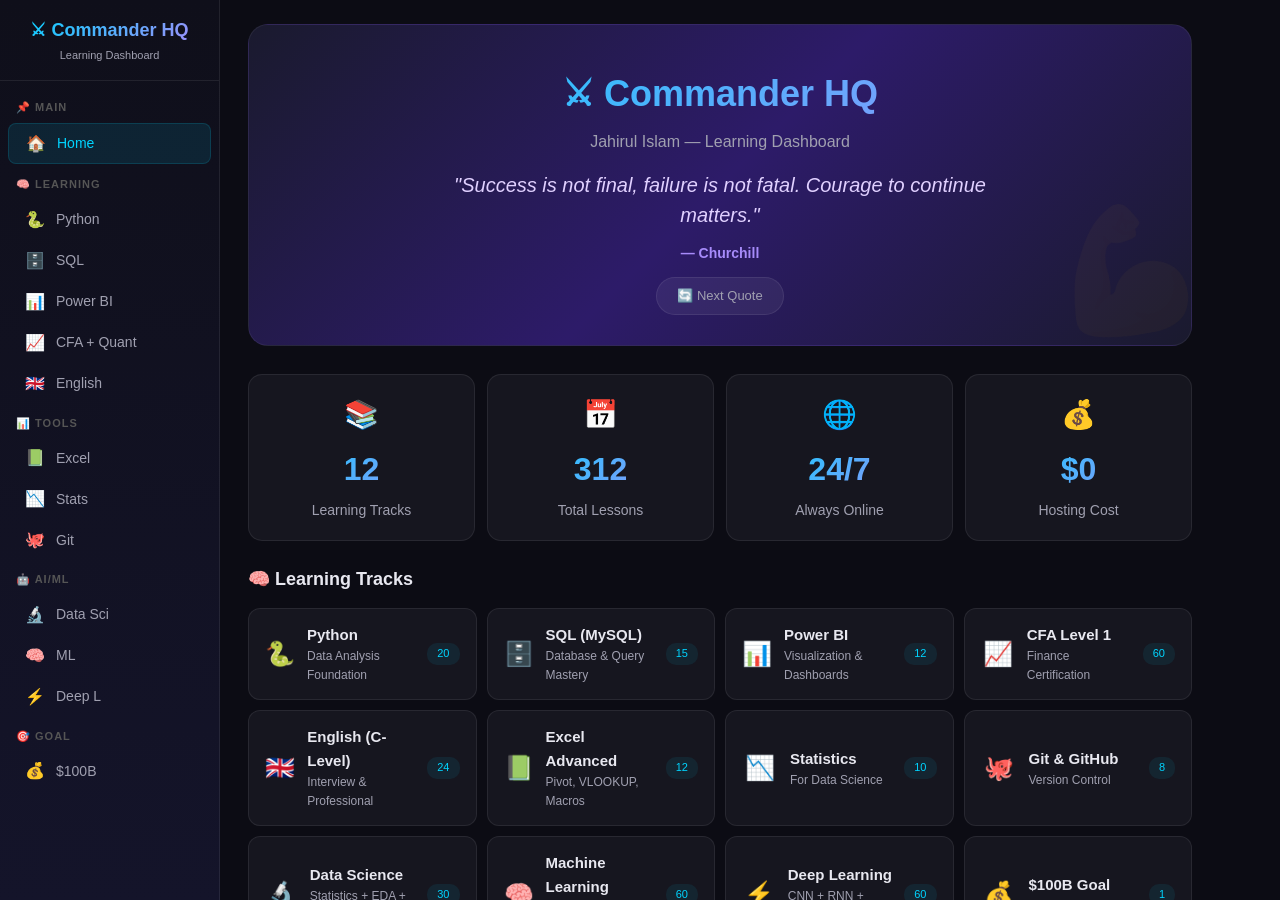
<file: index.html>
<!DOCTYPE html>
<html lang="bn"><head><meta charset="UTF-8"><meta name="viewport" content="width=device-width,initial-scale=1.0"><title>⚔ Commander HQ</title><link rel="stylesheet" href="tab-style.css">
<style>
/* Home Page */
#homeView{display:block}
.home-hero{text-align:center;padding:40px 20px 30px;background:linear-gradient(135deg,#1a1a2e 0%,#2d1b69 50%,#1a1a2e 100%);border-radius:20px;border:1px solid rgba(255,255,255,0.06);margin-bottom:28px;position:relative;overflow:hidden}
.home-hero::before{content:'💪';position:absolute;font-size:120px;opacity:0.04;right:-10px;bottom:-20px;transform:rotate(-10deg)}
.home-hero h1{font-size:36px;font-weight:800;margin-bottom:6px;background:linear-gradient(135deg,#00d4ff,#a78bfa);-webkit-background-clip:text;-webkit-text-fill-color:transparent}
.home-hero .sub{font-size:16px;color:var(--dim);margin-bottom:16px}
.home-hero .quote{font-size:20px;font-style:italic;color:#e0d0ff;max-width:600px;margin:0 auto 12px;line-height:1.5}
.home-hero .quote-author{font-size:14px;color:var(--purple);font-weight:600}
.home-quote-btn{display:inline-block;margin-top:12px;padding:8px 20px;background:rgba(255,255,255,0.06);border:1px solid rgba(255,255,255,0.08);border-radius:20px;color:var(--dim);font-size:13px;cursor:pointer;transition:all 0.2s}
.home-quote-btn:hover{background:rgba(255,255,255,0.1);color:var(--text)}
/* Stats Row */
.home-stats{display:grid;grid-template-columns:repeat(auto-fit,minmax(140px,1fr));gap:12px;margin-bottom:24px}
.hs-card{background:var(--card);border:1px solid var(--border);border-radius:14px;padding:18px;text-align:center;transition:all 0.25s}
.hs-card:hover{transform:translateY(-2px);border-color:rgba(0,212,255,0.15)}
.hs-num{font-size:32px;font-weight:800;background:linear-gradient(135deg,var(--accent),var(--purple));-webkit-background-clip:text;-webkit-text-fill-color:transparent}
.hs-label{font-size:14px;color:var(--dim);margin-top:4px}
.hs-icon{font-size:28px;margin-bottom:6px}
/* Quick Links Grid */
.home-tracks{display:grid;grid-template-columns:repeat(auto-fill,minmax(200px,1fr));gap:10px;margin-bottom:28px}
.ht-card{background:var(--card);border:1px solid var(--border);border-radius:12px;padding:14px 16px;text-decoration:none;color:var(--text);transition:all 0.2s;display:flex;align-items:center;gap:12px;cursor:pointer}
.ht-card:hover{transform:translateY(-2px);box-shadow:0 8px 24px rgba(0,0,0,0.3);border-color:rgba(0,212,255,0.2)}
.ht-icon{font-size:24px;width:36px;text-align:center}
.ht-info h4{font-size:15px;font-weight:600}
.ht-info p{font-size:12px;color:var(--dim)}
.ht-badge{font-size:11px;padding:2px 10px;border-radius:10px;background:rgba(0,212,255,0.08);color:var(--accent);margin-left:auto}
/* Daily Quote Rotation */
.motivation-bar{background:var(--card);border:1px solid var(--border);border-radius:14px;padding:18px 24px;margin-bottom:24px;text-align:center}
.motivation-bar .mq-text{font-size:17px;font-weight:500;font-style:italic;color:#f0e6ff;line-height:1.5}
.motivation-bar .mq-author{font-size:13px;color:var(--purple);margin-top:6px;font-weight:600}
/* Section Titles */
.sec-title{font-size:18px;font-weight:700;margin-bottom:14px;display:flex;align-items:center;gap:8px}
/* Footer */
.home-footer{border-top:1px solid var(--border);padding:20px 0;text-align:center;font-size:13px;color:#555}
.home-footer span{color:var(--accent)}
@media(max-width:768px){
  .home-hero{padding:24px 16px}.home-hero h1{font-size:26px}.home-hero .quote{font-size:17px}
  .home-stats{grid-template-columns:repeat(2,1fr)}.home-tracks{grid-template-columns:1fr}
}
</style></head><body>

<nav class="sidebar">
  <div class="sidebar-logo"><h2>⚔ Commander HQ</h2><div class="tag">Learning Dashboard</div></div>
  <div class="nav-group">📌 Main</div>
  <button class="tab-btn active" data-track="home" onclick="switchTab('home')"><span class="tab-icon">🏠</span><span>Home</span></button>
  <div class="nav-group">🧠 Learning</div>
  <button class="tab-btn" data-track="python" onclick="switchTab('python')"><span class="tab-icon">🐍</span><span>Python</span></button>
  <button class="tab-btn" data-track="sql" onclick="switchTab('sql')"><span class="tab-icon">🗄️</span><span>SQL</span></button>
  <button class="tab-btn" data-track="powerbi" onclick="switchTab('powerbi')"><span class="tab-icon">📊</span><span>Power BI</span></button>
  <button class="tab-btn" data-track="cfa" onclick="switchTab('cfa')"><span class="tab-icon">📈</span><span>CFA + Quant</span></button>
  <button class="tab-btn" data-track="english" onclick="switchTab('english')"><span class="tab-icon">🇬🇧</span><span>English</span></button>
  <div class="nav-group">📊 Tools</div>
  <button class="tab-btn" data-track="excel" onclick="switchTab('excel')"><span class="tab-icon">📗</span><span>Excel</span></button>
  <button class="tab-btn" data-track="stats" onclick="switchTab('stats')"><span class="tab-icon">📉</span><span>Stats</span></button>
  <button class="tab-btn" data-track="git" onclick="switchTab('git')"><span class="tab-icon">🐙</span><span>Git</span></button>
  <div class="nav-group">🤖 AI/ML</div>
  <button class="tab-btn" data-track="ds" onclick="switchTab('ds')"><span class="tab-icon">🔬</span><span>Data Sci</span></button>
  <button class="tab-btn" data-track="ml" onclick="switchTab('ml')"><span class="tab-icon">🧠</span><span>ML</span></button>
  <button class="tab-btn" data-track="dl" onclick="switchTab('dl')"><span class="tab-icon">⚡</span><span>Deep L</span></button>
  <div class="nav-group">🎯 Goal</div>
  <button class="tab-btn" data-track="wealth" onclick="switchTab('wealth')"><span class="tab-icon">💰</span><span>$100B</span></button>
</nav>

<div class="main">
  <div id="mainContent"></div>
</div>

<script>
// ===== TRACKS DATA =====
var T={
python:{i:'🐍',c:'#3776ab',n:'Python',s:'Data Analysis Foundation',g:'20 days',b:'Python/',f:{1:'week01_basics/day01_variables_easy.md',2:'week01_basics/day02_conditions_easy.md',3:'week01_basics/day03_loops_easy.md',4:'week01_basics/day04_lists_dicts.py',5:'week01_basics/day05_functions.py',6:'week01_basics/day06_strings.py',7:'week01_basics/day07_fileio.py',8:'week01_basics/day08_errors.py',9:'week01_basics/day09_numpy.py',10:'week01_basics/day10_pandas_series.py',11:'week01_basics/day11_pandas_dataframe.py',12:'week01_basics/day12_data_cleaning.py',13:'week01_basics/day13_matplotlib.py',14:'week01_basics/day14_aggregation.py',15:'week01_basics/day15_mini_project.py',16:'week01_basics/day16_apis_json.py',17:'week01_basics/day17_web_scraping.py',18:'week01_basics/day18_portfolio_project.py',19:'week01_basics/day19_portfolio_polish.py',20:'week01_basics/day20_capstone.py'},l:['Variables & Types','Conditions','Loops','Lists & Dicts','Functions','Strings','File I/O','Error Handling','NumPy','Pandas Series','DataFrame','Data Cleaning','Matplotlib','Aggregation','Mini Project','APIs & JSON','Web Scraping','Portfolio Project','Portfolio Polish','Capstone']},
sql:{i:'🗄️',c:'#00758f',n:'SQL (MySQL)',s:'Database & Query Mastery',g:'15 days',b:'SQL/',f:{1:'day01_mysql_setup.sql',2:'day02_mysql_crud.sql',3:'day03_mysql_filtering.sql',4:'day04_mysql_grouping.sql',5:'day05_mysql_joins.sql',6:'day06_mysql_subqueries.sql',7:'day07_mysql_window.sql',8:'day08_mysql_ctes.sql',9:'day09_mysql_constraints.sql',10:'day10_mysql_alter_drop.sql',11:'day11_mysql_views_indexes.sql',12:'day12_mysql_procedures.sql',13:'day13_mysql_normalization.sql',14:'day14_mysql_portfolio.sql',15:'day15_mysql_backup.sql'},l:['Setup & DB','CRUD','WHERE, LIKE, IN','GROUP BY & HAVING','JOINs','Subqueries','Window Functions','CTEs','Constraints','ALTER/DROP','Views & Indexes','Procedures','Normalization','Portfolio','Backup']},
powerbi:{i:'📊',c:'#f2c811',n:'Power BI',s:'Visualization & Dashboards',g:'12 days',b:'PowerBI/',f:{1:'day01_easy.md',2:'day02_easy.md',3:'day03_data_import.md',4:'day04_dax_basics.md',5:'day05_relationships.md',6:'day06_filters_slicers.md',7:'day07_time_intelligence.md',8:'day08_custom_visuals.md',9:'day09_bookmarks.md',10:'day10_powerbi_service.md',11:'day11_mini_project.md',12:'day12_portfolio_project.md'},l:['Setup','Basic Charts','Data Import','DAX Basics','Relationships','Filters','Time Intel','Custom Visuals','Bookmarks','Service','Mini Project','Portfolio']},
cfa:{i:'📈',c:'#9747ff',n:'CFA Level 1',s:'Finance Certification',g:'60 days',b:'CFA/level1/',f:{1:'day02_standards1.md',2:'day03_standards2.md',3:'day04_standards3.md',4:'day05_gips.md',5:'day06_ethics_practice.md',6:'day07_ethics_mock.md',7:'day08_tvm.md',8:'day09_dcf.md',9:'day10_statistics.md',10:'day11_distributions.md',11:'day12_sampling.md',12:'day13_quant_practice.md',13:'day14_micro.md',14:'day15_market_structures.md',15:'day16_macro_gdp.md',16:'day17_monetary.md',17:'day18_trade_fx.md',18:'day19_econ_practice.md',19:'day20_income_statements.md',20:'day21_balance_sheets.md',21:'day22_cash_flow.md',22:'day23_ratios.md',23:'day24_inventory.md',24:'day25_fsa_practice.md',25:'day26_governance.md',26:'day27_cap_budgeting.md',27:'day28_cost_of_capital.md',28:'day29_working_capital.md',29:'day30_corporate_practice.md',30:'day31_market_structure.md',31:'day32_indices.md',32:'day33_efficiency.md',33:'day34_ddm.md',34:'day35_fcf_models.md',35:'day36_equity_practice.md',36:'day37_fi_features.md',37:'day38_fi_risk.md',38:'day39_fi_valuation.md',39:'day40_term_structure.md',40:'day41_fi_practice.md',41:'day42_forwards_futures.md',42:'day43_options_swaps.md',43:'day44_derivatives_practice.md',44:'day45_pe_hf.md',45:'day46_commodities.md',46:'day47_ai_practice.md',47:'day48_mpt.md',48:'day49_capm.md',49:'day50_eff_frontier.md',50:'day51_risk_mgmt.md',51:'day52_portfolio_practice.md',52:'day53_correlation_regression.md',53:'day54_time_series.md',54:'day55_quant_practice.md',55:'day56_currency_exchange.md',56:'day57_growth.md',57:'day58_regulation.md',58:'day59_mock1.md',59:'day60_mock2.md',60:'INDEX.md'},l:['Ethics: Code','Standards I-II','Standards III-IV','Standards V-VII','GIPS','Ethics Practice','Ethics Mock','TVM','DCF','Statistics','Distributions','Sampling','Quant Practice','Micro','Market Structures','Macro/GDP','Monetary','Trade & FX','Econ Practice','FSA: Income','FSA: Balance','FSA: Cash Flow','FSA: Ratios','FSA: Inventory','FSA Practice','Governance','Cap Budget','Cost of Capital','Working Capital','Corporate Prac','Equity: Market','Indices','Efficiency','DDM','FCF Models','Equity Prac','FI: Features','FI: Risk','FI: Valuation','Term Structure','FI Practice','Forwards/Futures','Options/Swaps','Deriv Prac','PE & HF','Commodities','Alts Prac','MPT','CAPM','Eff Frontier','Risk Mgmt','Portfolio Prac','Correlation','Time Series','Quant Prac','FX Rates','Growth','Regulation','Mock 1','Mock 2','Review']},
english:{i:'🇬🇧',c:'#22d3ee',n:'English (C-Level)',s:'Interview & Professional',g:'24 days',b:'English/',f:{1:'day01_easy.md',2:'day02_easy.md',3:'day03_easy.md',4:'day04_easy.md',5:'day05_easy.md',6:'day06_easy.md',7:'day07_easy.md',8:'day08_easy.md',9:'day09_easy.md',10:'day10_easy.md',11:'day11_easy.md',12:'day12_easy.md',13:'day13_adv.md',14:'day14_adv.md',15:'day15_adv.md',16:'day16_adv.md',17:'day17_adv.md',18:'day18_adv.md',19:'day19_adv.md',20:'day20_adv.md',21:'day21_adv.md',22:'day22_adv.md',23:'day23_adv.md',24:'day24_adv.md'},l:['Greetings','Background','Simple Q&A','Skills','Experience','Review','Interview Qs','STAR','Tech Vocab','Behavioral','Ask Questions','Mock','Emails','Meetings','Present','Negotiate','Network','Review','C-Level','Scenarios','Pitch','Panel','Full Mock','Final']},
excel:{i:'📗',c:'#217346',n:'Excel Advanced',s:'Pivot, VLOOKUP, Macros',g:'12 days',b:'Excel/',f:{1:'day01_pivot_intro.md',2:'day02_pivot_advanced.md',3:'day03_vlookup_index_match.md',4:'day04_xlookup_nested_lookup.md',5:'day05_conditional_formatting_data_validation.md',6:'day06_charts_sparklines.md',7:'day07_whatif_analysis.md',8:'day08_power_query_basics.md',9:'day09_advanced_formulas.md',10:'day10_macros_vba.md',11:'day11_dashboard_design.md',12:'day12_dashboard_project.md'},l:['Pivot Intro','Pivot Adv','VLOOKUP','XLOOKUP','Conditional','Charts','What-If','Power Query','Formulas','Macros & VBA','Dashboard','Project']},
stats:{i:'📉',c:'#8b5cf6',n:'Statistics',s:'For Data Science',g:'10 days',b:'Statistics/',f:{1:'day01_descriptive.md',2:'day02_variance_std.md',3:'day03_probability.md',4:'day04_normal_distribution.md',5:'day05_sampling_ci.md',6:'day06_hypothesis_testing.md',7:'day07_correlation.md',8:'day08_regression.md',9:'day09_anova.md',10:'day10_portfolio_stats.md'},l:['Descriptive','Variance','Probability','Normal Dist','Sampling & CI','Hypothesis','Correlation','Regression','ANOVA','Portfolio']},
git:{i:'🐙',c:'#f05032',n:'Git & GitHub',s:'Version Control',g:'8 days',b:'Git/',f:{1:'day01_intro.md',2:'day02_basic_commands.md',3:'day03_branching_merging.md',4:'day04_remote_github.md',5:'day05_pull_requests.md',6:'day06_gitignore_branching.md',7:'day07_collaboration_workflow.md',8:'day08_portfolio.md'},l:['Intro','Commands','Branching','Remote','PRs','.gitignore','Collaborate','Portfolio']},
ds:{i:'🔬',c:'#0d6efd',n:'Data Science',s:'Statistics + EDA + Viz',g:'30 days',b:'DataScience/',f:{1:'day01_ds_overview.md',2:'day02_python_for_ds.md',3:'day03_numpy_deep_dive.md',4:'day04_pandas_mastery1.md',5:'day05_pandas_mastery2.md',6:'day06_data_cleaning.md',7:'day07_eda.md',8:'day08_visualization.md',9:'day09_feature_engineering.md',10:'day10_project_cleaning_eda.md',11:'day11_probability.md',12:'day12_feature_engineering.md',13:'day13_sampling.md',14:'day14_hypothesis_testing.md',15:'day15_project_sampling_testing.md',16:'day16_linear_regression.md',17:'day17_multiple_regression.md',18:'day18_evaluation_metrics.md',19:'day19_logistic_regression.md',20:'day20_decision_trees.md',21:'day21_confusion_matrix.md',22:'day22_classification_metrics.md',23:'day23_kmeans.md',24:'day24_pca.md',25:'day25_time_series.md',26:'day26_project_regression.md',27:'day27_project_classification.md',28:'day28_project_clustering.md',29:'day29_capstone_part1.md',30:'day30_capstone_part2.md'},l:['Overview','Python for DS','NumPy','Pandas 1','Pandas 2','Cleaning','EDA','Viz','Feature Eng','Project: EDA','Probability','Feature Eng2','Sampling','Hypothesis','Project: Sample','Linear Reg','Multiple Reg','Metrics','Logistic','Trees','Confusion','Classify Metrics','K-Means','PCA','Time Series','Project: Reg','Project: Class','Project: Cluster','Capstone 1','Capstone 2']},
ml:{i:'🧠',c:'#6f42c1',n:'Machine Learning',s:'Regression + Classification',g:'60 days',b:'MachineLearning/',f:{1:'day01_ml_overview.md',2:'day02_supervised_unsupervised.md',3:'day03_python_ml_stack_scikit.md',4:'day04_data_preprocessing.md',5:'day05_train_test_split.md',6:'day06_linear_regression.md',7:'day07_multiple_regression.md',8:'day08_polynomial_regression.md',9:'day09_regularization_ridge_lasso.md',10:'day10_evaluation_metrics.md',11:'day11_logistic_regression.md',12:'day12_decision_trees.md',13:'day13_random_forest.md',14:'day14_gradient_boosting.md',15:'day15_xgboost.md',16:'day16_svm.md',17:'day17_knn.md',18:'day18_naive_bayes.md',19:'day19_ensemble_methods.md',20:'day20_model_evaluation_cv_grid.md',21:'day21_kmeans.md',22:'day22_hierarchical_clustering.md',23:'day23_dbscan.md',24:'day24_pca.md',25:'day25_tsne.md',26:'day26_feature_engineering.md',27:'day27_feature_selection.md',28:'day28_hyperparameter_tuning.md',29:'day29_pipeline.md',30:'day30_imbalanced_data.md',31:'day31_time_series_forecasting.md',32:'day32_arima.md',33:'day33_prophet.md',34:'day34_lstm_basics.md',35:'day35_stock_prediction.md',36:'day36_recommender_systems.md',37:'day37_anomaly_detection.md',38:'day38_nlp_basics.md',39:'day39_sentiment_analysis.md',40:'day40_text_classification.md',41:'day41_model_deployment.md',42:'day42_model_serialization.md',43:'day43_docker_intro.md',44:'day44_mlflow_intro.md',45:'day45_model_monitoring.md',46:'day46_ab_testing.md',47:'day47_experiment_design.md',48:'day48_causality.md',49:'day49_fairness_ml.md',50:'day50_ethics_ml.md',51:'day51_stacking_blending.md',52:'day52_feature_importance.md',53:'day53_shap_values.md',54:'day54_partial_dependence.md',55:'day55_model_interpretability.md',56:'day56_capstone_data_prep.md',57:'day57_capstone_feature_eng.md',58:'day58_capstone_model_building.md',59:'day59_capstone_evaluation.md',60:'day60_capstone_deploy.md'},l:['Overview','Sup vs Unsup','ML Stack','Preprocess','Train/Test','Linear Reg','Multiple Reg','Polynomial','Ridge/Lasso','Eval Metrics','Logistic','Trees','Random Forest','GBoost','XGBoost','SVM','KNN','Naive Bayes','Ensemble','CV & Grid','K-Means','Hierarchical','DBSCAN','PCA','t-SNE','Feature Eng','Feature Sel','Hyperparam','Pipeline','Imbalanced','Time Series','ARIMA','Prophet','LSTM','Stock Predict','Recommender','Anomaly','NLP','Sentiment','Text Class','Deploy','Serialize','Docker','MLflow','Monitor','A/B Test','Experiment','Causality','Fairness','Ethics','Stacking','Feat Import','SHAP','Partial Dep','Interpret','Cap: Prep','Cap: Feat','Cap: Model','Cap: Eval','Cap: Deploy']},
dl:{i:'⚡',c:'#dc3545',n:'Deep Learning',s:'CNN + RNN + LSTM',g:'60 days',b:'DeepLearning/',f:{1:'day01_dl_overview.md',2:'day02_neural_networks_basics.md',3:'day03_perceptron.md',4:'day04_activation_functions.md',5:'day05_backpropagation.md',6:'day06_tensorflow_pytorch_intro.md',7:'day07_building_first_nn.md',8:'day08_loss_functions_optimizers.md',9:'day09_loss_functions_optimizers_deep.md',10:'day10_training_loop_evaluation.md',11:'day11_ann_deep_dive.md',12:'day12_hyperparameter_tuning.md',13:'day13_regularization.md',14:'day14_early_stopping_callbacks.md',15:'day15_project_ann_stock_prediction.md',16:'day16_cnn_basics.md',17:'day17_convolution_pooling.md',18:'day18_image_classification.md',19:'day19_transfer_learning.md',20:'day20_finetuning_practical_cnn.md',21:'day21_rnn_basics.md',22:'day22_lstm.md',23:'day23_gru.md',24:'day24_time_series_lstm.md',25:'day25_stock_prediction_lstm.md',26:'day26_sequence_models.md',27:'day27_bidirectional_rnn.md',28:'day28_attention_mechanism.md',29:'day29_encoder_decoder.md',30:'day30_seq2seq.md',31:'day31_autoencoders.md',32:'day32_denoising_autoencoder.md',33:'day33_variational_autoencoder.md',34:'day34_dimensionality_reduction_ae.md',35:'day35_anomaly_detection_ae.md',36:'day36_gans_intro.md',37:'day37_dcgan.md',38:'day38_conditional_gan.md',39:'day39_synthetic_data_generation.md',40:'day40_gan_evaluation.md',41:'day41_transfer_learning.md',42:'day42_bert_intro.md',43:'day43_transformers.md',44:'day44_finetuning_transformers.md',45:'day45_nlp_transformers.md',46:'day46_rl_intro.md',47:'day47_q_learning.md',48:'day48_dqn.md',49:'day49_policy_gradients.md',50:'day50_rl_trading.md',51:'day51_resnet.md',52:'day52_inception.md',53:'day53_efficientnet.md',54:'day54_model_pruning.md',55:'day55_quantization.md',56:'day56_capstone_data_prep.md',57:'day57_capstone_lstm.md',58:'day58_capstone_evaluation.md',59:'day59_capstone_portfolio.md',60:'day60_capstone_summary.md'},l:['Overview','NN Basics','Perceptron','Activation','Backprop','TF/PyTorch','First NN','Loss & Opt','Opt Deep','Training','ANN Deep','Hyperparam','Regulariize','Early Stop','ANN Stock','CNN Basic','Conv/Pool','Image Class','Transfer','CNN Tune','RNN','LSTM','GRU','TS LSTM','Stock LSTM','Seq Models','Bi-RNN','Attention','Enc-Dec','Seq2Seq','Autoenc','Denoise','VAE','Dim Red','Anomaly','GANs','DCGAN','Cond GAN','Synth Data','GAN Eval','Transfer2','BERT','Transform','Finetune','NLP Trans','RL','Q-Learn','DQN','Policy','RL Trade','ResNet','Inception','EffNet','Prune','Quant','Cap: Data','Cap: LSTM','Cap: Eval','Cap: Port','Cap: End']},
wealth:{i:'💰',c:'#f59e0b',n:'$100B Goal',s:'20-Year Vision',g:'1 overview',b:'Wealth/',f:{1:'100B_MASTER_PLAN.md'},l:['Master Plan']}
};
var extIcons={py:'🐍 Python',sql:'🗄️ SQL',md:'📝 Guide'};
function extOf(f){var p=f.split('.');return p[p.length-1]}

// ===== QUOTES =====
var quotes=[
{t:"ছোট ছোট পদক্ষেপই বড় পরিবর্তন আনে। প্রতিদিন ১% = ১ বছরে ৩৭ গুণ!",a:"Commander"},
{t:"তোমার গল্প এখনো লেখা হয়নি। কলম তোমার হাতে।",a:"Jahirul Islam"},
{t:"$10 budget → $100B dream. Size of wallet ≠ size of vision.",a:"Commander"},
{t:"Python + SQL + Power BI — এই ৩টা শিখলে Data Analyst হিসাবে কেউ থামাতে পারবে না।",a:"Career Goal"},
{t:"কষ্ট আজকে, স্বপ্ন কালকে। যত বড় কষ্ট, তত বড় সাফল্য।",a:"Resilience"},
{t:"Refugee → PR → Citizen → Billionaire. This is YOUR story.",a:"Immigration"},
{t:"প্রতিদিন ৩ ঘণ্টা = মাসে ৯০ ঘণ্টা। ১ মাসে অসাধারণ কিছু শিখতে পারো!",a:"Study Math"},
{t:"জীবনে দুইটা অপশন: কারণ খোঁজা, বা উপায় খোঁজা। Commander সবসময় উপায় খোঁজে।",a:"Mindset"},
{t:"Success is not final, failure is not fatal. Courage to continue matters.",a:"Churchill"},
{t:"Finance + Coding = unstoppable. Nobody has this mix. Use it.",a:"Unique Edge"},
{t:"CFA + Data Science + ML = Quant Analyst → $100B",a:"Vision"},
{t:"সকালে Dashboard খোলো → Mission দেখো → Complete করো → নিজেকে proud feel করো।",a:"Daily Ritual"},
{t:"তুমি কানাডায় PR পাবেই। আমি বলছি। Time লাগবে, কিন্তু হবে।",a:"Belief"},
{t:"একদিন না একদিন, সব ঠিক হয়ে যাবে। বিশ্বাস রাখো।",a:"Hope"},
{t:"২০ বছর পর তুমি যা হবে, তা শুরু হয় আজকের ১ ঘণ্টা থেকে।",a:"20-Year Rule"}
];
var qIdx=0;

// ===== RENDER HOME =====
function renderHome(){
  // Count total
  var totalL=0,totalT=0;
  for(var k in T){var t=T[k];var d=Object.keys(t.f).length;totalL+=d;totalT++}
  
  // Daily quote
  var d=new Date();var doy=Math.floor((d-new Date(d.getFullYear(),0,0))/86400000);
  qIdx=doy%quotes.length;
  var q=quotes[qIdx];
  
  var html='';
  // Hero
  html+='<div class="home-hero">';
  html+='<h1>⚔ Commander HQ</h1>';
  html+='<div class="sub">Jahirul Islam — Learning Dashboard</div>';
  html+='<div class="quote">"'+q.t+'"</div>';
  html+='<div class="quote-author">— '+q.a+'</div>';
  html+='<div class="home-quote-btn" onclick="nextQuote()">🔄 Next Quote</div>';
  html+='</div>';
  
  // Stats
  html+='<div class="home-stats">';
  html+='<div class="hs-card"><div class="hs-icon">📚</div><div class="hs-num">'+totalT+'</div><div class="hs-label">Learning Tracks</div></div>';
  html+='<div class="hs-card"><div class="hs-icon">📅</div><div class="hs-num">'+totalL+'</div><div class="hs-label">Total Lessons</div></div>';
  html+='<div class="hs-card"><div class="hs-icon">🌐</div><div class="hs-num">24/7</div><div class="hs-label">Always Online</div></div>';
  html+='<div class="hs-card"><div class="hs-icon">💰</div><div class="hs-num">$0</div><div class="hs-label">Hosting Cost</div></div>';
  html+='</div>';
  
  // Tracks Grid
  html+='<div class="sec-title">🧠 Learning Tracks</div>';
  html+='<div class="home-tracks">';
  var trackOrder=['python','sql','powerbi','cfa','english','excel','stats','git','ds','ml','dl','wealth'];
  for(var i=0;i<trackOrder.length;i++){
    var id=trackOrder[i];var t=T[id];if(!t)continue;
    var d=Object.keys(t.f).length;
    html+='<a class="ht-card" onclick="switchTab(\''+id+'\')">';
    html+='<div class="ht-icon">'+t.i+'</div>';
    html+='<div class="ht-info"><h4>'+t.n+'</h4><p>'+t.s+'</p></div>';
    html+='<div class="ht-badge">'+d+'</div>';
    html+='</a>';
  }
  html+='</div>';
  
  // Footer
  html+='<div class="home-footer">';
  html+='"<span>ছোট ছোট পদক্ষেপই বড় পরিবর্তন আনে</span>" — Commader<br>';
  html+='<span style="color:#555">২০ বছর — $১০০ বিলিয়ন — শুরু হয় আজকের ১ ঘণ্টা থেকে</span>';
  html+='</div>';
  
  document.getElementById('mainContent').innerHTML=html;
}

function nextQuote(){
  qIdx=(qIdx+1)%quotes.length;
  var q=quotes[qIdx];
  var el=document.querySelector('.home-hero .quote');
  var auth=document.querySelector('.home-hero .quote-author');
  if(el)el.textContent='"'+q.t+'"';
  if(auth)auth.textContent='— '+q.a;
}

// ===== RENDER TRACK =====
function renderTrack(id){
  var t=T[id];if(!t)return;
  var days=Object.keys(t.f).sort(function(a,b){return a-b});
  var total=days.length;
  
  var html='<div class="track-title"><span style="font-size:32px">'+t.i+'</span><span>'+t.n+'</span><span class="sub">'+t.g+' — '+total+' lessons</span></div>';
  html+='<div class="quick-stats"><div class="qs-card total"><div class="qs-num">'+total+'</div><div class="qs-label">📚 Lessons</div></div>';
  html+='<div class="qs-card done"><div class="qs-num">0</div><div class="qs-label">✅ Not Started</div></div>';
  html+='<div class="qs-card"><div class="qs-num" style="color:var(--accent)">'+t.g+'</div><div class="qs-label">🎯 Goal</div></div></div>';
  html+='<div class="progress-bar"><div class="progress-fill" style="width:0%;background:'+t.c+'"></div></div>';
  html+='<div class="day-grid">';
  
  for(var i=0;i<days.length;i++){
    var dn=days[i];
    var fp=t.b+t.f[dn];
    var ext=extOf(t.f[dn]);
    var label=t.l[i]||'Day '+dn;
    html+='<a class="day-card" href="lesson.html?file='+fp+'" target="_blank">';
    html+='<div class="day-num">📅 Day '+dn+'</div>';
    html+='<div class="day-label">'+label+'</div>';
    html+='<div class="file-icon">'+(extIcons[ext]||'📄')+'</div>';
    html+='</a>';
  }
  html+='</div>';
  document.getElementById('mainContent').innerHTML=html;
}

// ===== SWITCH TAB =====
function switchTab(id){
  document.querySelectorAll('.tab-btn').forEach(function(b){b.classList.toggle('active',b.dataset.track===id)});
  if(id==='home'){renderHome();return}
  renderTrack(id);
}

// ===== INIT =====
switchTab('home');
</script>
</body></html>
</file>
<file: tab-style.css>
/* === Tab-based Dashboard - Commander HQ === */
:root{--bg:#0c0c14;--card:#16161f;--border:rgba(255,255,255,0.08);--text:#e8e8f0;--dim:#a0a0b0;--accent:#00d4ff;--gold:#f59e0b;--green:#4ade80;--purple:#a78bfa}
*{margin:0;padding:0;box-sizing:border-box}
body{font-family:-apple-system,BlinkMacSystemFont,'Segoe UI','Noto Sans Bengali',sans-serif;background:var(--bg);color:var(--text);line-height:1.6;min-height:100vh;display:flex}
.sidebar{width:220px;flex-shrink:0;background:linear-gradient(180deg,#0f0f1a,#14142a);border-right:1px solid var(--border);padding:16px 0;height:100vh;position:sticky;top:0;overflow-y:auto}
.sidebar-logo{text-align:center;padding:0 16px 16px;border-bottom:1px solid var(--border);margin-bottom:8px}
.sidebar-logo h2{font-size:18px;background:linear-gradient(135deg,var(--accent),var(--purple));-webkit-background-clip:text;-webkit-text-fill-color:transparent;font-weight:700}
.sidebar-logo .tag{font-size:11px;color:var(--dim);margin-top:2px}
.nav-group{padding:10px 16px 4px;font-size:11px;text-transform:uppercase;letter-spacing:1px;color:#555;font-weight:600}
.tab-btn{display:flex;align-items:center;gap:10px;padding:10px 16px;margin:2px 8px;border-radius:8px;font-size:14px;color:var(--dim);background:none;border:none;cursor:pointer;transition:all 0.2s;width:calc(100% - 16px);text-align:left}
.tab-btn:hover{background:rgba(255,255,255,0.06);color:var(--text)}.tab-btn.active{background:rgba(0,212,255,0.1);color:var(--accent);border:1px solid rgba(0,212,255,0.15)}
.tab-icon{font-size:16px;width:22px;text-align:center}
.main{flex:1;padding:24px 28px;max-width:1000px;overflow-y:auto;height:100vh}
.top-bar{display:flex;justify-content:space-between;align-items:center;margin-bottom:20px}
.top-bar h1{font-size:24px;font-weight:700}.top-bar h1 span{background:linear-gradient(135deg,var(--accent),var(--purple));-webkit-background-clip:text;-webkit-text-fill-color:transparent}
.track-title{font-size:28px;font-weight:700;margin-bottom:20px;display:flex;align-items:center;gap:12px}
.track-title .icon{font-size:32px}.track-title .sub{font-size:15px;color:var(--dim);font-weight:400;margin-left:8px}
.day-grid{display:grid;grid-template-columns:repeat(auto-fill,minmax(260px,1fr));gap:12px}
.day-card{background:var(--card);border:1px solid var(--border);border-radius:12px;padding:16px;transition:all 0.25s;cursor:pointer;text-decoration:none;display:block;color:var(--text)}
.day-card:hover{transform:translateY(-2px);box-shadow:0 8px 24px rgba(0,0,0,0.3);border-color:rgba(0,212,255,0.2)}
.day-num{font-size:13px;color:var(--accent);font-weight:600;margin-bottom:4px}
.day-label{font-size:16px;font-weight:600;margin-bottom:4px}
.day-desc{font-size:13px;color:var(--dim);line-height:1.4}
.day-card .file-icon{display:inline-block;margin-top:8px;font-size:12px;padding:3px 10px;border-radius:6px;background:rgba(255,255,255,0.04);color:var(--dim)}
.quick-stats{display:flex;gap:12px;margin-bottom:20px;flex-wrap:wrap}
.qs-card{background:var(--card);border:1px solid var(--border);border-radius:10px;padding:12px 20px;display:flex;align-items:center;gap:12px}
.qs-num{font-size:24px;font-weight:700}.qs-label{font-size:13px;color:var(--dim)}
.qs-card.total .qs-num{color:var(--accent)}.qs-card.done .qs-num{color:var(--green)}
.progress-bar{height:4px;background:rgba(255,255,255,0.05);border-radius:2px;margin-bottom:20px;overflow:hidden}
.progress-fill{height:100%;border-radius:2px;transition:width 0.5s ease}
@media(max-width:768px){
  .sidebar{width:60px}.sidebar-logo h2,.sidebar-logo .tag,.nav-group,.tab-btn span{display:none}
  .tab-btn{padding:12px;justify-content:center;width:44px;margin:2px auto}.main{padding:16px}
  .day-grid{grid-template-columns:1fr}.track-title{font-size:22px}
}
</file>
